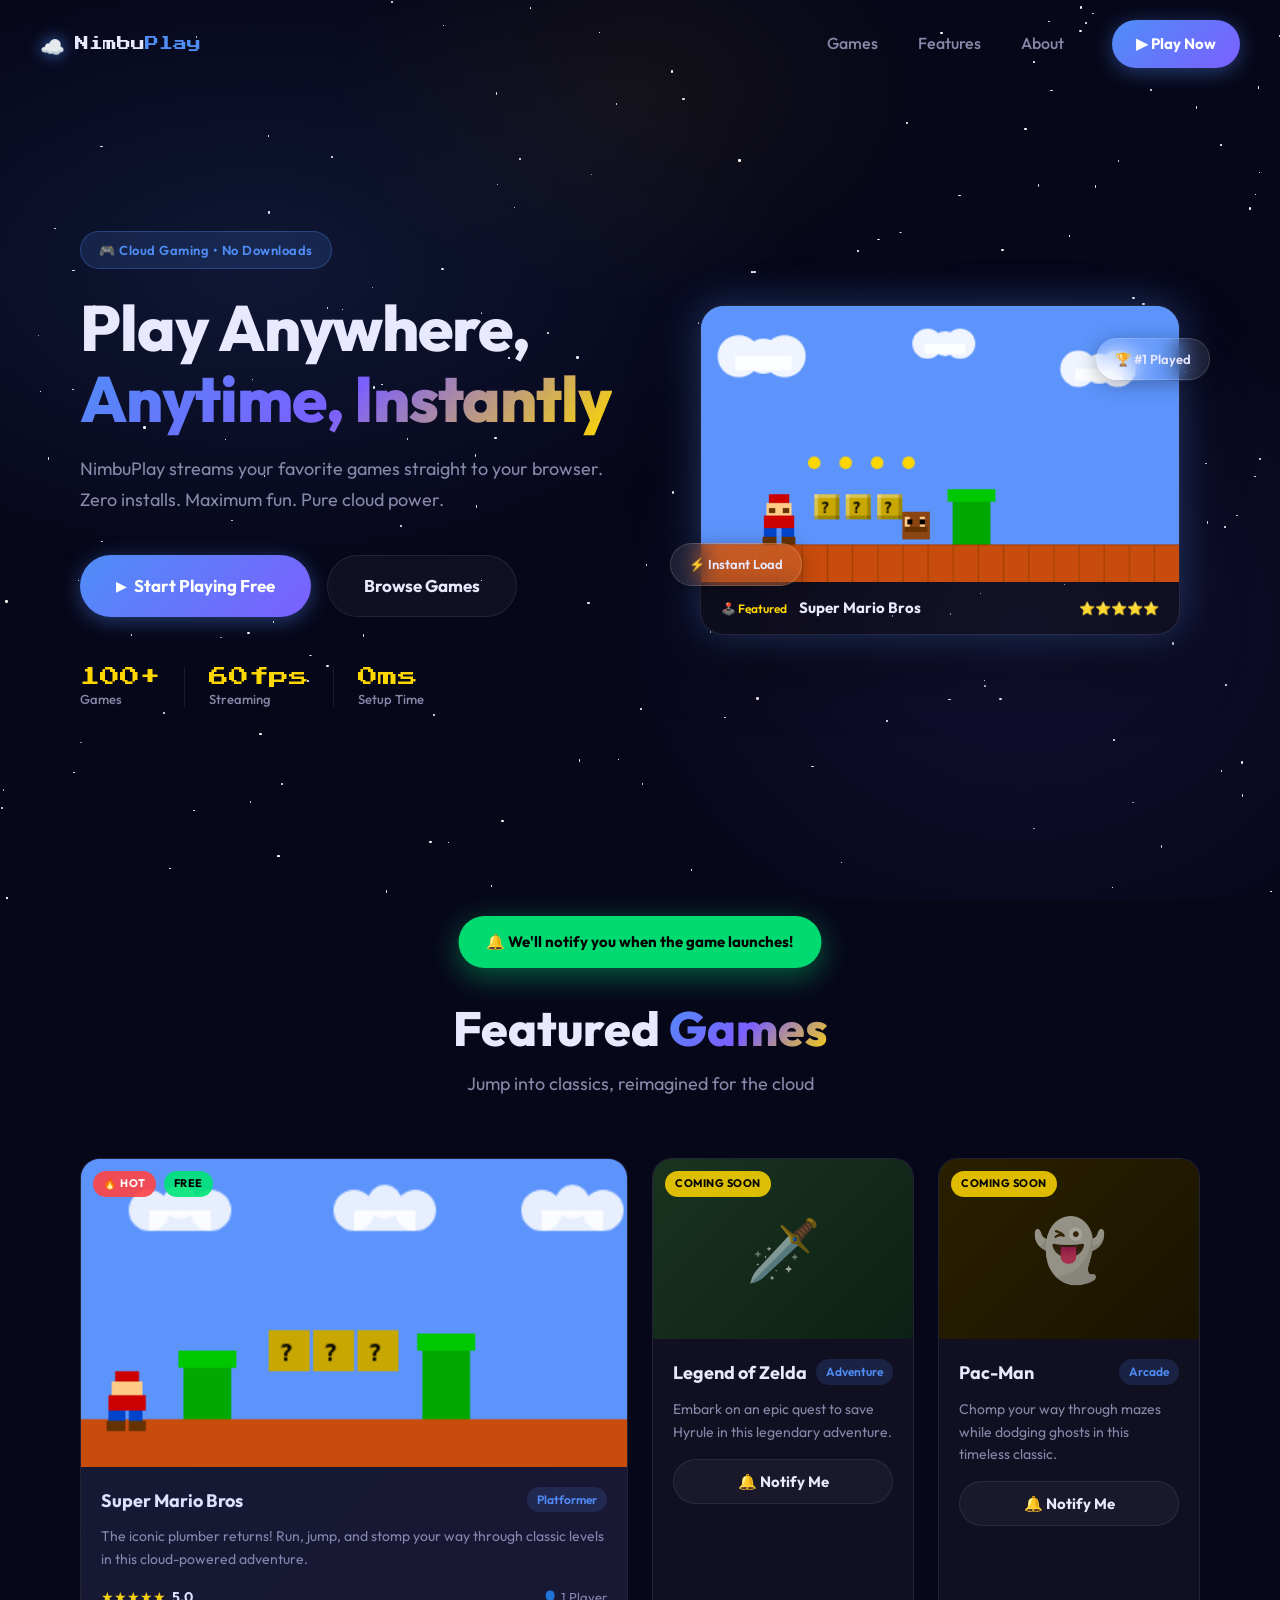
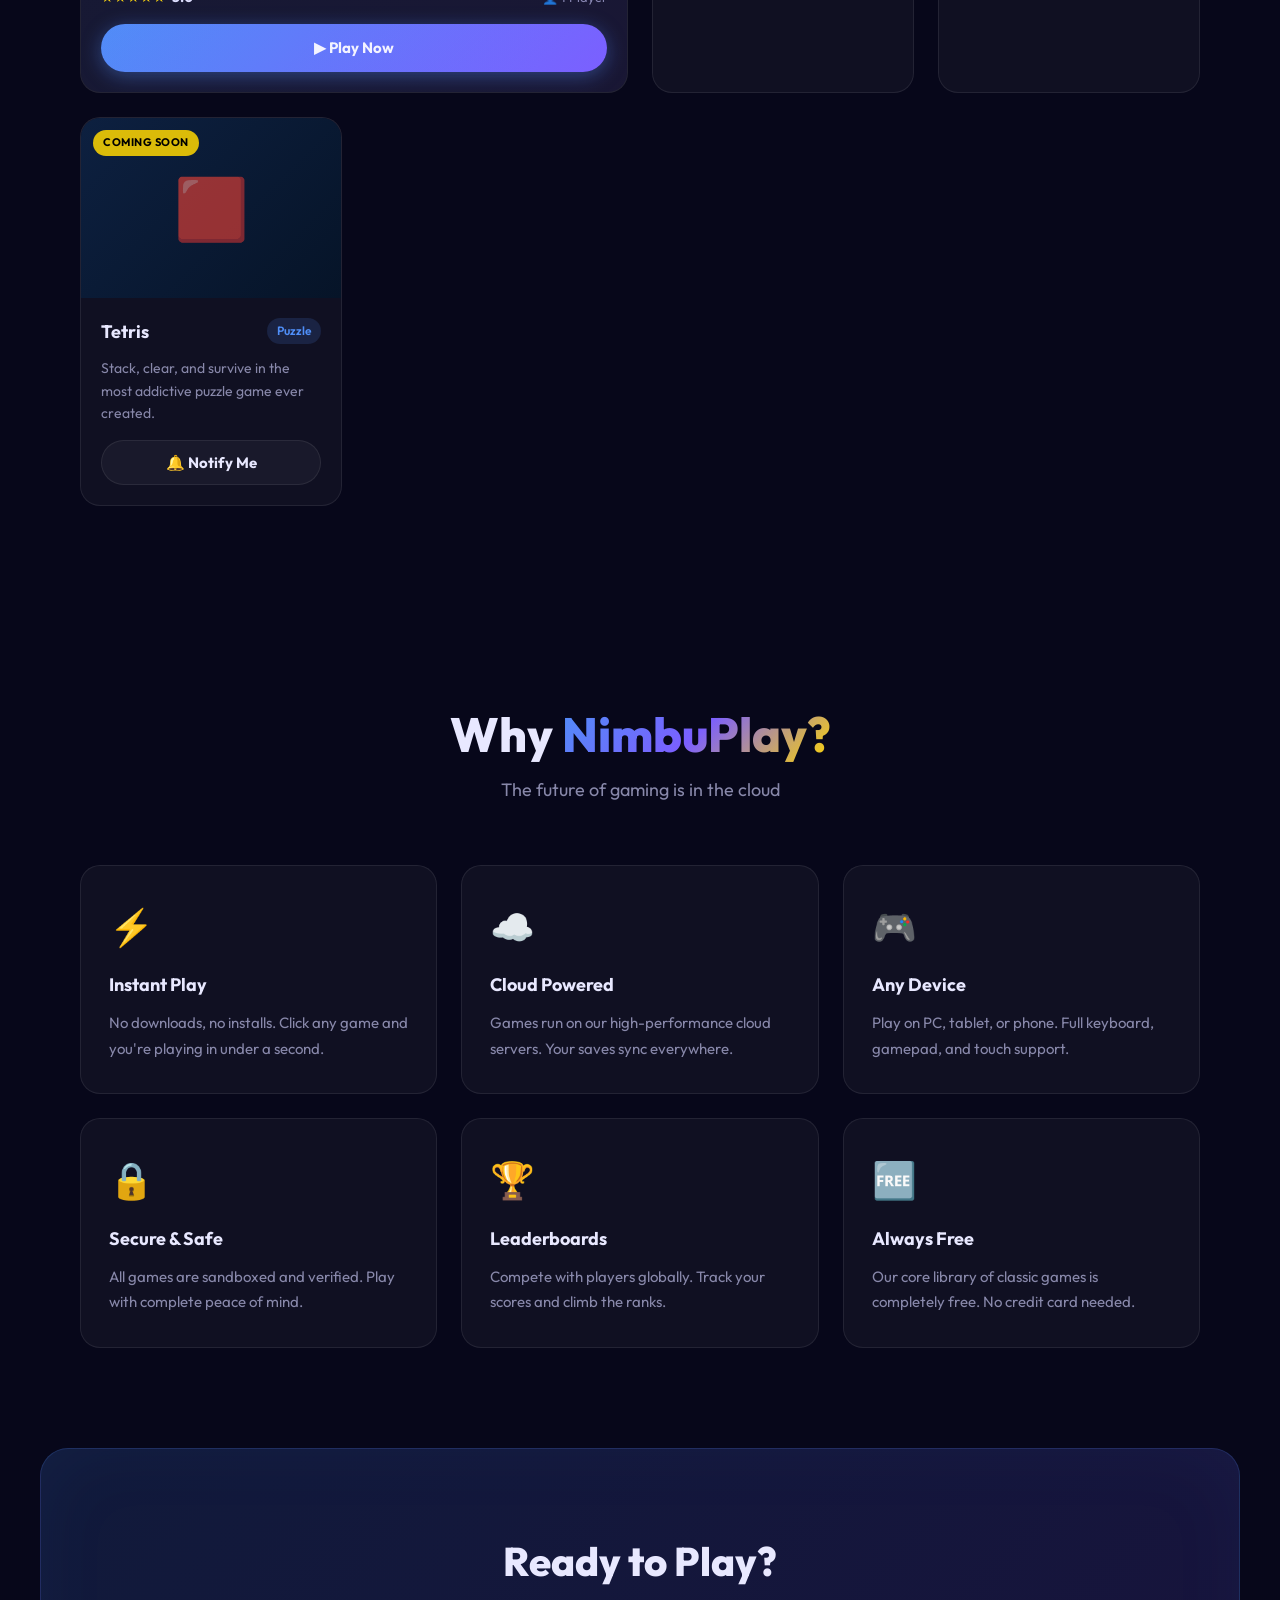
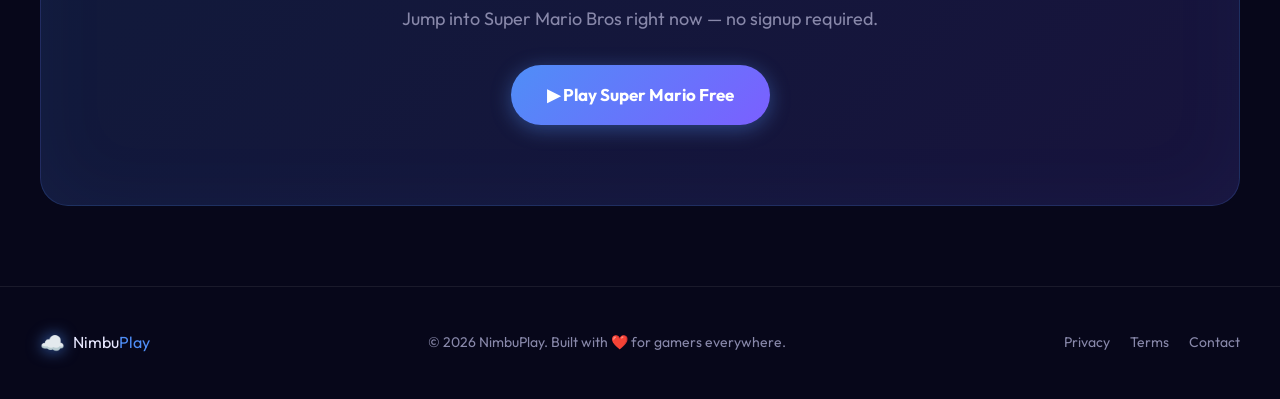
<file: index.html>
<!DOCTYPE html>
<html lang="en">
<head>
  <meta charset="UTF-8" />
  <meta name="viewport" content="width=device-width, initial-scale=1.0" />
  <title>NimbuPlay – Cloud Gaming Platform</title>
  <meta name="description" content="NimbuPlay – Play AAA cloud games instantly in your browser. No downloads, no installs. Just click and play." />
  <link rel="preconnect" href="https://fonts.googleapis.com" />
  <link rel="preconnect" href="https://fonts.gstatic.com" crossorigin />
  <link href="https://fonts.googleapis.com/css2?family=Press+Start+2P&family=Outfit:wght@300;400;500;600;700;800&display=swap" rel="stylesheet" />
  <link rel="stylesheet" href="style.css" />
</head>
<body>
  <!-- Animated Background -->
  <div class="bg-stars" id="bgStars"></div>
  <div class="bg-nebula"></div>

  <!-- Header -->
  <header class="header" id="header">
    <div class="header-inner">
      <a href="index.html" class="logo" id="logoLink">
        <span class="logo-icon">☁️</span>
        <span class="logo-text">Nimbu<span class="logo-accent">Play</span></span>
      </a>
      <nav class="nav" id="mainNav">
        <a href="#games" class="nav-link" id="navGames">Games</a>
        <a href="#features" class="nav-link" id="navFeatures">Features</a>
        <a href="#about" class="nav-link" id="navAbout">About</a>
      </nav>
      <a href="game.html" class="btn btn-primary" id="headerPlayBtn">▶ Play Now</a>
    </div>
  </header>

  <!-- Hero Section -->
  <section class="hero" id="heroSection">
    <div class="hero-content">
      <div class="hero-badge" id="heroBadge">🎮 Cloud Gaming • No Downloads</div>
      <h1 class="hero-title" id="heroTitle">
        Play Anywhere,<br />
        <span class="gradient-text">Anytime, Instantly</span>
      </h1>
      <p class="hero-subtitle" id="heroSubtitle">
        NimbuPlay streams your favorite games straight to your browser.<br />
        Zero installs. Maximum fun. Pure cloud power.
      </p>
      <div class="hero-cta" id="heroCta">
        <a href="game.html" class="btn btn-primary btn-large pulse-btn" id="heroPlayBtn">
          <span class="btn-icon">▶</span> Start Playing Free
        </a>
        <a href="#games" class="btn btn-ghost btn-large" id="heroBrowseBtn">Browse Games</a>
      </div>
      <div class="hero-stats" id="heroStats">
        <div class="stat-item"><span class="stat-num">100+</span><span class="stat-label">Games</span></div>
        <div class="stat-divider"></div>
        <div class="stat-item"><span class="stat-num">60fps</span><span class="stat-label">Streaming</span></div>
        <div class="stat-divider"></div>
        <div class="stat-item"><span class="stat-num">0ms</span><span class="stat-label">Setup Time</span></div>
      </div>
    </div>
    <div class="hero-visual" id="heroVisual">
      <div class="game-preview-card" id="heroCard">
        <div class="preview-screen">
          <canvas id="previewCanvas" width="380" height="220"></canvas>
          <div class="preview-play-overlay" id="previewPlayOverlay">
            <a href="game.html" class="preview-play-btn" id="previewPlayBtn">▶</a>
          </div>
        </div>
        <div class="preview-info">
          <span class="preview-badge">🕹️ Featured</span>
          <span class="preview-title">Super Mario Bros</span>
          <span class="preview-rating">⭐⭐⭐⭐⭐</span>
        </div>
      </div>
      <div class="floating-badge fb1" id="fb1">🏆 #1 Played</div>
      <div class="floating-badge fb2" id="fb2">⚡ Instant Load</div>
    </div>
  </section>

  <!-- Games Section -->
  <section class="games-section" id="games">
    <div class="section-header">
      <h2 class="section-title">Featured <span class="gradient-text">Games</span></h2>
      <p class="section-sub">Jump into classics, reimagined for the cloud</p>
    </div>
    <div class="games-grid" id="gamesGrid">
      <!-- Featured: Super Mario -->
      <div class="game-card game-card--featured" id="cardMario">
        <div class="card-glow"></div>
        <div class="card-image mario-bg">
          <div class="card-badges">
            <span class="badge badge-hot">🔥 HOT</span>
            <span class="badge badge-free">FREE</span>
          </div>
          <canvas class="card-preview-canvas" id="marioCardCanvas" width="320" height="180"></canvas>
        </div>
        <div class="card-body">
          <div class="card-header-row">
            <h3 class="card-title">Super Mario Bros</h3>
            <span class="card-genre">Platformer</span>
          </div>
          <p class="card-desc">The iconic plumber returns! Run, jump, and stomp your way through classic levels in this cloud-powered adventure.</p>
          <div class="card-meta">
            <div class="card-rating">
              <span class="stars">★★★★★</span>
              <span class="rating-num">5.0</span>
            </div>
            <span class="card-players">👤 1 Player</span>
          </div>
          <a href="game.html" class="btn btn-primary card-play-btn" id="marioPlayBtn">▶ Play Now</a>
        </div>
      </div>

      <!-- Coming Soon Cards -->
      <div class="game-card game-card--soon" id="cardZelda">
        <div class="card-image zelda-bg">
          <div class="card-badges"><span class="badge badge-soon">COMING SOON</span></div>
          <div class="card-placeholder-icon">🗡️</div>
        </div>
        <div class="card-body">
          <div class="card-header-row">
            <h3 class="card-title">Legend of Zelda</h3>
            <span class="card-genre">Adventure</span>
          </div>
          <p class="card-desc">Embark on an epic quest to save Hyrule in this legendary adventure.</p>
          <button class="btn btn-ghost card-play-btn" id="zeldaNotifyBtn" onclick="showNotify(this)">🔔 Notify Me</button>
        </div>
      </div>

      <div class="game-card game-card--soon" id="cardPacman">
        <div class="card-image pacman-bg">
          <div class="card-badges"><span class="badge badge-soon">COMING SOON</span></div>
          <div class="card-placeholder-icon">👻</div>
        </div>
        <div class="card-body">
          <div class="card-header-row">
            <h3 class="card-title">Pac-Man</h3>
            <span class="card-genre">Arcade</span>
          </div>
          <p class="card-desc">Chomp your way through mazes while dodging ghosts in this timeless classic.</p>
          <button class="btn btn-ghost card-play-btn" id="pacmanNotifyBtn" onclick="showNotify(this)">🔔 Notify Me</button>
        </div>
      </div>

      <div class="game-card game-card--soon" id="cardTetris">
        <div class="card-image tetris-bg">
          <div class="card-badges"><span class="badge badge-soon">COMING SOON</span></div>
          <div class="card-placeholder-icon">🟥</div>
        </div>
        <div class="card-body">
          <div class="card-header-row">
            <h3 class="card-title">Tetris</h3>
            <span class="card-genre">Puzzle</span>
          </div>
          <p class="card-desc">Stack, clear, and survive in the most addictive puzzle game ever created.</p>
          <button class="btn btn-ghost card-play-btn" id="tetrisNotifyBtn" onclick="showNotify(this)">🔔 Notify Me</button>
        </div>
      </div>
    </div>
  </section>

  <!-- Features Section -->
  <section class="features-section" id="features">
    <div class="section-header">
      <h2 class="section-title">Why <span class="gradient-text">NimbuPlay?</span></h2>
      <p class="section-sub">The future of gaming is in the cloud</p>
    </div>
    <div class="features-grid" id="featuresGrid">
      <div class="feature-card" id="feat1">
        <div class="feature-icon">⚡</div>
        <h3 class="feature-title">Instant Play</h3>
        <p class="feature-desc">No downloads, no installs. Click any game and you're playing in under a second.</p>
      </div>
      <div class="feature-card" id="feat2">
        <div class="feature-icon">☁️</div>
        <h3 class="feature-title">Cloud Powered</h3>
        <p class="feature-desc">Games run on our high-performance cloud servers. Your saves sync everywhere.</p>
      </div>
      <div class="feature-card" id="feat3">
        <div class="feature-icon">🎮</div>
        <h3 class="feature-title">Any Device</h3>
        <p class="feature-desc">Play on PC, tablet, or phone. Full keyboard, gamepad, and touch support.</p>
      </div>
      <div class="feature-card" id="feat4">
        <div class="feature-icon">🔒</div>
        <h3 class="feature-title">Secure & Safe</h3>
        <p class="feature-desc">All games are sandboxed and verified. Play with complete peace of mind.</p>
      </div>
      <div class="feature-card" id="feat5">
        <div class="feature-icon">🏆</div>
        <h3 class="feature-title">Leaderboards</h3>
        <p class="feature-desc">Compete with players globally. Track your scores and climb the ranks.</p>
      </div>
      <div class="feature-card" id="feat6">
        <div class="feature-icon">🆓</div>
        <h3 class="feature-title">Always Free</h3>
        <p class="feature-desc">Our core library of classic games is completely free. No credit card needed.</p>
      </div>
    </div>
  </section>

  <!-- CTA Banner -->
  <section class="cta-banner" id="ctaBanner">
    <div class="cta-content">
      <h2 class="cta-title">Ready to Play?</h2>
      <p class="cta-sub">Jump into Super Mario Bros right now — no signup required.</p>
      <a href="game.html" class="btn btn-primary btn-large pulse-btn" id="ctaPlayBtn">▶ Play Super Mario Free</a>
    </div>
  </section>

  <!-- Footer -->
  <footer class="footer" id="siteFooter">
    <div class="footer-inner">
      <div class="footer-logo">
        <span class="logo-icon">☁️</span>
        <span class="logo-text">Nimbu<span class="logo-accent">Play</span></span>
      </div>
      <p class="footer-copy">© 2026 NimbuPlay. Built with ❤️ for gamers everywhere.</p>
      <div class="footer-links">
        <a href="#" id="footerPrivacy">Privacy</a>
        <a href="#" id="footerTerms">Terms</a>
        <a href="#" id="footerContact">Contact</a>
      </div>
    </div>
  </footer>

  <!-- Notification Toast -->
  <div class="toast" id="notifyToast">🔔 We'll notify you when the game launches!</div>

  <script>
    // ─── Starfield ───────────────────────────────────────────────────────────
    const starsEl = document.getElementById('bgStars');
    for (let i = 0; i < 180; i++) {
      const s = document.createElement('div');
      s.className = 'star';
      s.style.cssText = `
        left:${Math.random()*100}%;
        top:${Math.random()*100}%;
        width:${Math.random()*2.5+0.5}px;
        height:${Math.random()*2.5+0.5}px;
        animation-delay:${Math.random()*4}s;
        animation-duration:${Math.random()*3+2}s;
      `;
      starsEl.appendChild(s);
    }

    // ─── Header scroll effect ────────────────────────────────────────────────
    window.addEventListener('scroll', () => {
      document.getElementById('header').classList.toggle('scrolled', window.scrollY > 40);
    });

    // ─── Notify button ───────────────────────────────────────────────────────
    function showNotify(btn) {
      btn.textContent = '✅ You\'re on the list!';
      btn.disabled = true;
      const toast = document.getElementById('notifyToast');
      toast.classList.add('show');
      setTimeout(() => toast.classList.remove('show'), 3000);
    }

    // ─── Preview Canvas (Hero) ───────────────────────────────────────────────
    (function drawHeroPreview() {
      const c = document.getElementById('previewCanvas');
      const ctx = c.getContext('2d');
      const W = c.width, H = c.height;
      // Sky
      ctx.fillStyle = '#5C94FC';
      ctx.fillRect(0, 0, W, H);
      // Clouds
      function cloud(x, y, s) {
        ctx.fillStyle = 'rgba(255,255,255,0.9)';
        ctx.beginPath();
        ctx.arc(x, y, s*1.2, 0, Math.PI*2);
        ctx.arc(x+s*1.4, y, s, 0, Math.PI*2);
        ctx.arc(x+s*2.6, y, s*1.2, 0, Math.PI*2);
        ctx.fill();
        ctx.fillRect(x-s*0.2, y, s*3+s*0.2, s*0.8);
      }
      cloud(30, 40, 14); cloud(180, 30, 10); cloud(300, 50, 12);
      // Hills
      ctx.fillStyle = '#00A800';
      ctx.beginPath(); ctx.arc(60, H-30, 55, 0, Math.PI); ctx.fill();
      ctx.beginPath(); ctx.arc(280, H-30, 40, 0, Math.PI); ctx.fill();
      // Ground
      ctx.fillStyle = '#C84C0C'; ctx.fillRect(0, H-30, W, 30);
      ctx.fillStyle = '#A84000';
      for (let x=0; x<W; x+=20) { ctx.fillRect(x, H-30, 1, 30); }
      ctx.fillRect(0, H-30, W, 1);
      // Blocks
      function block(x,y,col='#C8A800') {
        ctx.fillStyle=col; ctx.fillRect(x,y,20,20);
        ctx.fillStyle='rgba(255,255,255,0.3)'; ctx.fillRect(x,y,20,3); ctx.fillRect(x,y,3,20);
        ctx.fillStyle='rgba(0,0,0,0.2)'; ctx.fillRect(x,y+17,20,3); ctx.fillRect(x+17,y,3,20);
        ctx.fillStyle='#000'; ctx.font='bold 12px monospace'; ctx.fillText('?',x+5,y+15);
      }
      block(90, H-70); block(115, H-70); block(140, H-70);
      // Pipe
      ctx.fillStyle='#00A800'; ctx.fillRect(200, H-70, 30, 40);
      ctx.fillStyle='#00C800'; ctx.fillRect(196, H-74, 38, 10);
      // Mario (simple pixel art)
      function mario(px,py) {
        ctx.fillStyle='#CC0000'; ctx.fillRect(px+4,py,16,7); // hat
        ctx.fillStyle='#FFCC88'; ctx.fillRect(px+2,py+7,20,10); // face
        ctx.fillStyle='#663300'; ctx.fillRect(px+4,py+11,5,4); // mustache L
        ctx.fillRect(px+15,py+11,5,4); // mustache R
        ctx.fillStyle='#CC0000'; ctx.fillRect(px,py+17,24,10); // body
        ctx.fillStyle='#0044CC'; ctx.fillRect(px,py+27,10,10); // leg L
        ctx.fillRect(px+14,py+27,10,10); // leg R
        ctx.fillStyle='#663300'; ctx.fillRect(px-1,py+34,11,6); // shoe L
        ctx.fillRect(px+14,py+34,11,6); // shoe R
      }
      mario(50, H-70);
      // Goomba
      ctx.fillStyle='#8B4513'; ctx.fillRect(160,H-56,22,22);
      ctx.fillStyle='#FFCC88'; ctx.fillRect(162,H-52,4,8); ctx.fillRect(174,H-52,4,8); // feet
      ctx.fillStyle='#000'; ctx.fillRect(164,H-50,4,4); ctx.fillRect(174,H-50,4,4); // eyes
      ctx.fillStyle='#663300'; ctx.fillRect(162,H-44,18,4); // mouth
      // Coins
      for(let i=0;i<4;i++){
        ctx.fillStyle='#FFD700';
        ctx.beginPath(); ctx.arc(90+i*25,H-95,5,0,Math.PI*2); ctx.fill();
      }
    })();

    // ─── Card preview canvas ─────────────────────────────────────────────────
    (function drawCardPreview() {
      const c = document.getElementById('marioCardCanvas');
      if (!c) return;
      const ctx = c.getContext('2d');
      const W = c.width, H = c.height;
      ctx.fillStyle='#5C94FC'; ctx.fillRect(0,0,W,H);
      // Clouds
      ctx.fillStyle='rgba(255,255,255,0.85)';
      [40,160,270].forEach(x=>{
        ctx.beginPath();ctx.arc(x,30,12,0,Math.PI*2);ctx.arc(x+18,25,10,0,Math.PI*2);ctx.arc(x+36,30,12,0,Math.PI*2);ctx.fill();
        ctx.fillRect(x,30,36,12);
      });
      // Ground
      ctx.fillStyle='#C84C0C'; ctx.fillRect(0,H-28,W,28);
      // Pipes
      [[60,H-60],[200,H-70]].forEach(([x,y])=>{
        ctx.fillStyle='#00A800'; ctx.fillRect(x,y,28,H-y-28);
        ctx.fillStyle='#00C800'; ctx.fillRect(x-3,y-8,34,10);
      });
      // Blocks
      [110,136,162].forEach(x=>{
        ctx.fillStyle='#C8A800'; ctx.fillRect(x,H-80,24,24);
        ctx.fillStyle='#000'; ctx.font='bold 14px monospace'; ctx.fillText('?',x+6,H-62);
      });
      // Mario (tiny)
      ctx.fillStyle='#CC0000'; ctx.fillRect(20,H-56,14,6);
      ctx.fillStyle='#FFCC88'; ctx.fillRect(18,H-50,18,8);
      ctx.fillStyle='#CC0000'; ctx.fillRect(16,H-42,22,9);
      ctx.fillStyle='#0044CC'; ctx.fillRect(16,H-33,10,9); ctx.fillRect(28,H-33,8,9);
      ctx.fillStyle='#663300'; ctx.fillRect(15,H-27,11,6); ctx.fillRect(28,H-27,10,6);
    })();

    // ─── Intersection Observer for animations ────────────────────────────────
    const observer = new IntersectionObserver(entries => {
      entries.forEach(e => { if (e.isIntersecting) e.target.classList.add('visible'); });
    }, { threshold: 0.1 });
    document.querySelectorAll('.feature-card, .game-card, .stat-item').forEach(el => observer.observe(el));
  </script>
</body>
</html>
</file>
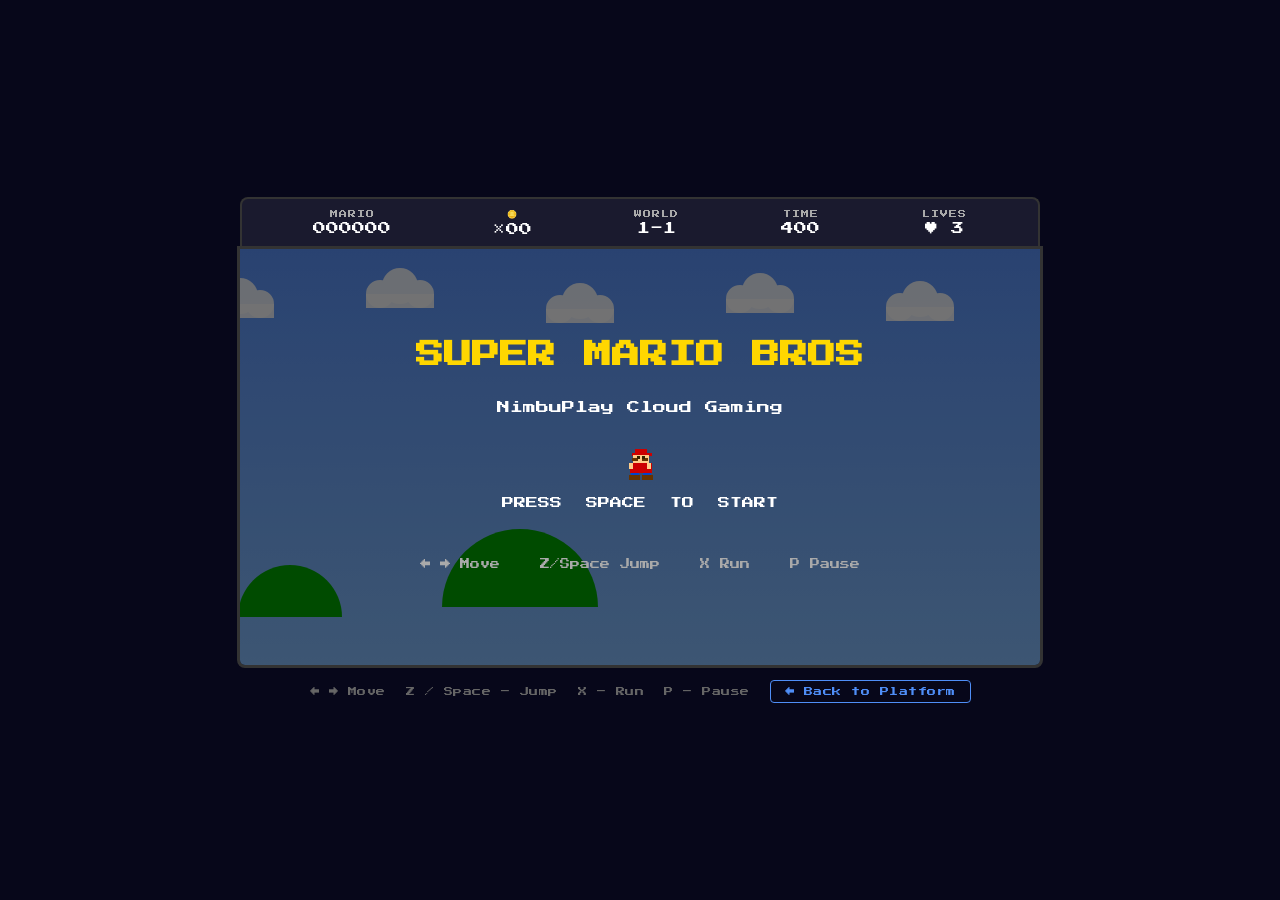
<file: game.html>
<!DOCTYPE html>
<html lang="en">
<head>
<meta charset="UTF-8"/>
<meta name="viewport" content="width=device-width,initial-scale=1"/>
<title>Super Mario Bros – NimbuPlay</title>
<meta name="description" content="Play Super Mario Bros instantly in your browser on NimbuPlay cloud gaming."/>
<link rel="preconnect" href="https://fonts.googleapis.com"/>
<link href="https://fonts.googleapis.com/css2?family=Press+Start+2P&display=swap" rel="stylesheet"/>
<link rel="stylesheet" href="game.css"/>
</head>
<body>
<div id="wrapper">
  <div id="hud">
    <div class="hud-block"><div class="hud-label">MARIO</div><div class="hud-val" id="hScore">000000</div></div>
    <div class="hud-block"><div class="hud-label">🪙</div><div class="hud-val" id="hCoins">×00</div></div>
    <div class="hud-block"><div class="hud-label">WORLD</div><div class="hud-val" id="hWorld">1-1</div></div>
    <div class="hud-block"><div class="hud-label">TIME</div><div class="hud-val" id="hTime">400</div></div>
    <div class="hud-block"><div class="hud-label">LIVES</div><div class="hud-val" id="hLives">♥ 3</div></div>
  </div>
  <div id="canvasWrap">
    <canvas id="gc" width="800" height="416"></canvas>
    <div id="overlay" class="hidden">
      <div id="overlayBox">
        <div id="overlayTitle"></div>
        <div id="overlayMsg"></div>
        <button id="overlayBtn" onclick="overlayAction()"></button>
      </div>
    </div>
  </div>
  <div id="controls">
    <span>← → Move</span><span>Z / Space – Jump</span><span>X – Run</span><span>P – Pause</span>
    <a href="index.html" id="backBtn">← Back to Platform</a>
  </div>
</div>
<script src="game.js"></script>
</body>
</html>
</file>
<file: style.css>
/* =========================================================
   NimbuPlay — Platform Landing Page Styles
   ========================================================= */

/* ── Reset & Base ─────────────────────────────────────── */
*, *::before, *::after { box-sizing: border-box; margin: 0; padding: 0; }

:root {
  --bg:        #07071a;
  --bg2:       #0d0d2b;
  --surface:   rgba(255,255,255,0.04);
  --border:    rgba(255,255,255,0.08);
  --blue:      #4f8ef7;
  --blue2:     #7b5fff;
  --gold:      #ffd700;
  --green:     #00e676;
  --red:       #ff4444;
  --text:      #e8e8ff;
  --text-dim:  #8888aa;
  --radius:    16px;
  --radius-sm: 8px;
  --glow-blue: 0 0 40px rgba(79,142,247,0.35);
  --glow-gold: 0 0 30px rgba(255,215,0,0.3);
  --trans:     0.3s cubic-bezier(0.4,0,0.2,1);
}

html { scroll-behavior: smooth; }

body {
  font-family: 'Outfit', sans-serif;
  background: var(--bg);
  color: var(--text);
  min-height: 100vh;
  overflow-x: hidden;
  line-height: 1.6;
}

/* ── Animated Background ──────────────────────────────── */
.bg-stars {
  position: fixed; inset: 0; pointer-events: none; z-index: 0;
}
.star {
  position: absolute;
  background: #fff;
  border-radius: 50%;
  animation: twinkle var(--dur, 3s) ease-in-out infinite alternate;
}
@keyframes twinkle {
  from { opacity: 0.1; transform: scale(0.8); }
  to   { opacity: 0.9; transform: scale(1.2); }
}

.bg-nebula {
  position: fixed; inset: 0; pointer-events: none; z-index: 0;
  background:
    radial-gradient(ellipse 60% 50% at 20% 30%, rgba(79,142,247,0.12) 0%, transparent 70%),
    radial-gradient(ellipse 50% 60% at 80% 70%, rgba(123,95,255,0.10) 0%, transparent 70%),
    radial-gradient(ellipse 40% 40% at 50% 10%, rgba(255,215,0,0.05) 0%, transparent 60%);
}

/* ── Header ───────────────────────────────────────────── */
.header {
  position: fixed; top: 0; left: 0; right: 0; z-index: 100;
  padding: 20px 40px;
  transition: background var(--trans), backdrop-filter var(--trans), box-shadow var(--trans);
}
.header.scrolled {
  background: rgba(7,7,26,0.85);
  backdrop-filter: blur(20px);
  box-shadow: 0 1px 0 var(--border);
}
.header-inner {
  max-width: 1200px; margin: 0 auto;
  display: flex; align-items: center; gap: 32px;
}

/* ── Logo ─────────────────────────────────────────────── */
.logo {
  display: flex; align-items: center; gap: 10px;
  text-decoration: none; color: var(--text);
  font-family: 'Press Start 2P', monospace; font-size: 14px;
  flex-shrink: 0;
}
.logo-icon { font-size: 20px; filter: drop-shadow(0 0 8px rgba(79,142,247,0.8)); }
.logo-accent { color: var(--blue); }

.nav { display: flex; gap: 8px; margin-left: auto; }
.nav-link {
  color: var(--text-dim); text-decoration: none; font-weight: 500;
  padding: 8px 16px; border-radius: var(--radius-sm);
  transition: color var(--trans), background var(--trans);
}
.nav-link:hover { color: var(--text); background: var(--surface); }

/* ── Buttons ──────────────────────────────────────────── */
.btn {
  display: inline-flex; align-items: center; gap: 8px;
  padding: 12px 24px; border-radius: 50px;
  font-family: 'Outfit', sans-serif; font-weight: 700; font-size: 15px;
  text-decoration: none; cursor: pointer; border: none;
  transition: all var(--trans); white-space: nowrap;
}
.btn-primary {
  background: linear-gradient(135deg, var(--blue), var(--blue2));
  color: #fff;
  box-shadow: 0 4px 20px rgba(79,142,247,0.4);
}
.btn-primary:hover {
  transform: translateY(-2px);
  box-shadow: 0 8px 30px rgba(79,142,247,0.6);
  filter: brightness(1.1);
}
.btn-ghost {
  background: var(--surface);
  color: var(--text);
  border: 1px solid var(--border);
}
.btn-ghost:hover {
  background: rgba(255,255,255,0.08);
  border-color: rgba(255,255,255,0.2);
  transform: translateY(-2px);
}
.btn-large { padding: 16px 36px; font-size: 17px; }
.btn-icon { font-size: 13px; }

.pulse-btn {
  animation: pulse-glow 2.5s ease-in-out infinite;
}
@keyframes pulse-glow {
  0%, 100% { box-shadow: 0 4px 20px rgba(79,142,247,0.4); }
  50%       { box-shadow: 0 4px 40px rgba(79,142,247,0.8), 0 0 60px rgba(123,95,255,0.4); }
}

/* ── Hero ─────────────────────────────────────────────── */
.hero {
  position: relative; z-index: 1;
  min-height: 100vh;
  display: flex; align-items: center;
  padding: 120px 40px 80px;
  max-width: 1200px; margin: 0 auto;
  gap: 60px;
}

.hero-content { flex: 1; max-width: 560px; }

.hero-badge {
  display: inline-block;
  padding: 8px 18px;
  background: rgba(79,142,247,0.15);
  border: 1px solid rgba(79,142,247,0.3);
  border-radius: 50px;
  font-size: 13px; font-weight: 600; color: var(--blue);
  margin-bottom: 24px;
  letter-spacing: 0.5px;
}

.hero-title {
  font-family: 'Outfit', sans-serif;
  font-size: clamp(38px, 5vw, 64px);
  font-weight: 800;
  line-height: 1.1;
  margin-bottom: 20px;
  letter-spacing: -1px;
}

.gradient-text {
  background: linear-gradient(135deg, var(--blue) 0%, var(--blue2) 50%, var(--gold) 100%);
  -webkit-background-clip: text; -webkit-text-fill-color: transparent;
  background-clip: text;
}

.hero-subtitle {
  font-size: 18px; color: var(--text-dim);
  margin-bottom: 40px; line-height: 1.7;
}

.hero-cta { display: flex; gap: 16px; flex-wrap: wrap; margin-bottom: 48px; }

.hero-stats {
  display: flex; align-items: center; gap: 24px;
}
.stat-item {
  display: flex; flex-direction: column;
  opacity: 0; transform: translateY(20px);
  transition: all 0.5s ease;
}
.stat-item.visible { opacity: 1; transform: translateY(0); }
.stat-num {
  font-family: 'Press Start 2P', monospace;
  font-size: 20px; color: var(--gold);
  line-height: 1.2;
}
.stat-label { font-size: 13px; color: var(--text-dim); font-weight: 500; }
.stat-divider { width: 1px; height: 40px; background: var(--border); }

/* ── Hero Visual ──────────────────────────────────────── */
.hero-visual {
  flex: 1; max-width: 480px;
  position: relative;
  display: flex; justify-content: center; align-items: center;
}

.game-preview-card {
  background: var(--surface);
  border: 1px solid var(--border);
  border-radius: 24px;
  overflow: hidden;
  box-shadow: var(--glow-blue), 0 30px 60px rgba(0,0,0,0.5);
  transition: transform var(--trans);
  width: 100%;
}
.game-preview-card:hover { transform: translateY(-8px); }

.preview-screen {
  position: relative; overflow: hidden;
  background: #5c94fc;
}
.preview-screen canvas { display: block; width: 100%; height: auto; }

.preview-play-overlay {
  position: absolute; inset: 0;
  display: flex; align-items: center; justify-content: center;
  background: rgba(0,0,0,0.3);
  opacity: 0; transition: opacity var(--trans);
}
.preview-screen:hover .preview-play-overlay { opacity: 1; }

.preview-play-btn {
  width: 70px; height: 70px;
  background: rgba(255,255,255,0.95);
  border-radius: 50%; display: flex; align-items: center; justify-content: center;
  font-size: 26px; text-decoration: none; color: var(--blue);
  box-shadow: 0 0 30px rgba(255,255,255,0.5);
  transition: transform var(--trans), box-shadow var(--trans);
}
.preview-play-btn:hover { transform: scale(1.1); }

.preview-info {
  display: flex; align-items: center; gap: 12px;
  padding: 14px 20px;
  background: rgba(0,0,0,0.3);
}
.preview-badge { font-size: 12px; color: var(--gold); font-weight: 600; }
.preview-title { font-size: 15px; font-weight: 700; flex: 1; }
.preview-rating { font-size: 13px; }

.floating-badge {
  position: absolute;
  padding: 10px 18px;
  background: rgba(255,255,255,0.08);
  backdrop-filter: blur(12px);
  border: 1px solid rgba(255,255,255,0.15);
  border-radius: 50px;
  font-size: 13px; font-weight: 600; color: var(--text);
  white-space: nowrap;
  box-shadow: 0 4px 20px rgba(0,0,0,0.3);
}
.fb1 { top: 10%; right: -30px; animation: float 4s ease-in-out infinite; }
.fb2 { bottom: 15%; left: -30px; animation: float 4s ease-in-out infinite 1.5s; }

@keyframes float {
  0%, 100% { transform: translateY(0); }
  50%       { transform: translateY(-10px); }
}

/* ── Section Shared ───────────────────────────────────── */
.games-section, .features-section {
  position: relative; z-index: 1;
  padding: 100px 40px;
  max-width: 1200px; margin: 0 auto;
}

.section-header {
  text-align: center; margin-bottom: 60px;
}
.section-title {
  font-size: clamp(32px, 4vw, 48px); font-weight: 800;
  line-height: 1.2; margin-bottom: 12px;
}
.section-sub { font-size: 18px; color: var(--text-dim); }

/* ── Games Grid ───────────────────────────────────────── */
.games-grid {
  display: grid;
  grid-template-columns: 1fr 1fr 1fr 1fr;
  grid-template-rows: auto auto;
  gap: 24px;
}

.game-card {
  background: var(--surface);
  border: 1px solid var(--border);
  border-radius: 20px;
  overflow: hidden;
  transition: transform var(--trans), box-shadow var(--trans), border-color var(--trans);
  opacity: 0; transform: translateY(30px);
  position: relative;
}
.game-card.visible { opacity: 1; transform: translateY(0); }
.game-card:hover {
  transform: translateY(-6px);
  border-color: rgba(79,142,247,0.4);
  box-shadow: var(--glow-blue);
}
.game-card--featured {
  grid-column: 1 / 3; grid-row: 1 / 2;
}
.game-card--soon { opacity: 0.8; }
.game-card--soon:hover { opacity: 1; }

.card-glow {
  position: absolute; inset: 0;
  background: linear-gradient(135deg, rgba(79,142,247,0.08), rgba(123,95,255,0.08));
  pointer-events: none;
}

.card-image {
  position: relative; overflow: hidden; min-height: 180px;
  display: flex; align-items: center; justify-content: center;
  background: linear-gradient(135deg, #1a1a3e, #0d1b4b);
}
.mario-bg { background: linear-gradient(135deg, #2563c8, #1a3d8f); }
.zelda-bg { background: linear-gradient(135deg, #1a3320, #0d2015); }
.pacman-bg { background: linear-gradient(135deg, #2a2000, #1a1400); }
.tetris-bg { background: linear-gradient(135deg, #0d2040, #061428); }

.card-badges {
  position: absolute; top: 12px; left: 12px;
  display: flex; gap: 8px; z-index: 2;
}
.badge {
  padding: 4px 10px; border-radius: 50px;
  font-size: 11px; font-weight: 700; letter-spacing: 0.5px;
}
.badge-hot { background: rgba(255,68,68,0.9); color: #fff; }
.badge-free { background: rgba(0,230,118,0.9); color: #000; }
.badge-soon { background: rgba(255,215,0,0.85); color: #000; }

.card-placeholder-icon { font-size: 60px; opacity: 0.6; }
.card-preview-canvas { display: block; width: 100%; height: auto; }

.card-body { padding: 20px; }
.card-header-row { display: flex; align-items: flex-start; justify-content: space-between; margin-bottom: 10px; gap: 8px; }
.card-title { font-size: 18px; font-weight: 700; }
.card-genre {
  font-size: 12px; font-weight: 600; color: var(--blue);
  background: rgba(79,142,247,0.15); border-radius: 50px;
  padding: 3px 10px; white-space: nowrap; flex-shrink: 0;
}
.card-desc { font-size: 14px; color: var(--text-dim); line-height: 1.6; margin-bottom: 16px; }
.card-meta { display: flex; align-items: center; justify-content: space-between; margin-bottom: 16px; }
.card-rating { display: flex; align-items: center; gap: 6px; }
.stars { color: var(--gold); font-size: 14px; }
.rating-num { font-weight: 700; font-size: 14px; }
.card-players { font-size: 13px; color: var(--text-dim); }
.card-play-btn { width: 100%; justify-content: center; }

/* ── Features Grid ────────────────────────────────────── */
.features-grid {
  display: grid; grid-template-columns: repeat(3, 1fr); gap: 24px;
}
.feature-card {
  background: var(--surface);
  border: 1px solid var(--border);
  border-radius: 20px;
  padding: 32px 28px;
  transition: transform var(--trans), border-color var(--trans), box-shadow var(--trans);
  opacity: 0; transform: translateY(20px);
}
.feature-card.visible { opacity: 1; transform: translateY(0); }
.feature-card:hover {
  transform: translateY(-4px);
  border-color: rgba(79,142,247,0.3);
  box-shadow: 0 8px 30px rgba(79,142,247,0.15);
}
.feature-icon {
  font-size: 36px; margin-bottom: 16px;
  display: block;
}
.feature-title { font-size: 18px; font-weight: 700; margin-bottom: 10px; }
.feature-desc { font-size: 15px; color: var(--text-dim); line-height: 1.7; }

/* ── CTA Banner ───────────────────────────────────────── */
.cta-banner {
  position: relative; z-index: 1;
  text-align: center;
  padding: 80px 40px;
  margin: 0 40px 80px;
  border-radius: 28px;
  background: linear-gradient(135deg, rgba(79,142,247,0.15) 0%, rgba(123,95,255,0.15) 100%);
  border: 1px solid rgba(79,142,247,0.2);
  box-shadow: inset 0 0 80px rgba(79,142,247,0.05);
}
.cta-title { font-size: 40px; font-weight: 800; margin-bottom: 12px; }
.cta-sub { font-size: 18px; color: var(--text-dim); margin-bottom: 32px; }

/* ── Footer ───────────────────────────────────────────── */
.footer {
  position: relative; z-index: 1;
  border-top: 1px solid var(--border);
  padding: 40px;
}
.footer-inner {
  max-width: 1200px; margin: 0 auto;
  display: flex; align-items: center; gap: 32px; flex-wrap: wrap;
}
.footer-logo { display: flex; align-items: center; gap: 8px; }
.footer-copy { flex: 1; text-align: center; font-size: 14px; color: var(--text-dim); }
.footer-links { display: flex; gap: 20px; }
.footer-links a { color: var(--text-dim); text-decoration: none; font-size: 14px; transition: color var(--trans); }
.footer-links a:hover { color: var(--text); }

/* ── Toast ────────────────────────────────────────────── */
.toast {
  position: fixed; bottom: 32px; left: 50%; transform: translateX(-50%) translateY(100px);
  background: rgba(0,230,118,0.95); color: #000;
  padding: 14px 28px; border-radius: 50px;
  font-weight: 700; font-size: 15px;
  box-shadow: 0 8px 30px rgba(0,230,118,0.4);
  transition: transform 0.4s cubic-bezier(0.34,1.56,0.64,1);
  z-index: 999; white-space: nowrap;
}
.toast.show { transform: translateX(-50%) translateY(0); }

/* ── Responsive ───────────────────────────────────────── */
@media (max-width: 900px) {
  .hero { flex-direction: column; padding: 100px 24px 60px; text-align: center; }
  .hero-cta { justify-content: center; }
  .hero-stats { justify-content: center; }
  .hero-visual { max-width: 100%; }
  .fb1, .fb2 { display: none; }
  .games-grid { grid-template-columns: 1fr 1fr; }
  .game-card--featured { grid-column: 1 / 3; }
  .features-grid { grid-template-columns: repeat(2, 1fr); }
  .header { padding: 16px 24px; }
  .nav { display: none; }
}
@media (max-width: 600px) {
  .games-grid, .features-grid { grid-template-columns: 1fr; }
  .game-card--featured { grid-column: 1; }
  .cta-banner { margin: 0 16px 40px; }
  .hero-title { font-size: 32px; }
}
</file>
<file: game.css>
*{box-sizing:border-box;margin:0;padding:0}
body{background:#07071a;display:flex;justify-content:center;align-items:center;min-height:100vh;font-family:'Press Start 2P',monospace;}
#wrapper{display:flex;flex-direction:column;align-items:center;gap:0;width:800px;}
#hud{
  width:100%;background:#1a1a2e;border:2px solid #333;border-bottom:none;
  display:flex;justify-content:space-around;align-items:center;padding:10px 20px;
  border-radius:8px 8px 0 0;
}
.hud-block{text-align:center;}
.hud-label{font-size:8px;color:#aaa;margin-bottom:4px;letter-spacing:1px;}
.hud-val{font-size:13px;color:#fff;}
#canvasWrap{position:relative;border:3px solid #333;border-radius:0 0 8px 8px;overflow:hidden;line-height:0;}
#gc{display:block;image-rendering:pixelated;}
#controls{
  margin-top:12px;display:flex;gap:20px;flex-wrap:wrap;justify-content:center;
  font-size:9px;color:#666;letter-spacing:0.5px;align-items:center;
}
#backBtn{
  color:#4f8ef7;text-decoration:none;font-size:9px;padding:6px 14px;
  border:1px solid #4f8ef7;border-radius:4px;transition:all .2s;
}
#backBtn:hover{background:#4f8ef7;color:#000;}
#overlay{
  position:absolute;inset:0;background:rgba(0,0,0,.75);
  display:flex;align-items:center;justify-content:center;
  backdrop-filter:blur(4px);
}
#overlay.hidden{display:none;}
#overlayBox{
  background:#1a1a2e;border:3px solid #4f8ef7;border-radius:12px;
  padding:40px 50px;text-align:center;
  box-shadow:0 0 60px rgba(79,142,247,.4);
}
#overlayTitle{font-size:20px;color:#ffd700;margin-bottom:16px;line-height:1.5;}
#overlayMsg{font-size:10px;color:#aaa;margin-bottom:28px;line-height:1.8;}
#overlayBtn{
  font-family:'Press Start 2P',monospace;font-size:11px;
  background:linear-gradient(135deg,#4f8ef7,#7b5fff);color:#fff;
  border:none;border-radius:6px;padding:14px 30px;cursor:pointer;
  transition:all .2s;letter-spacing:1px;
}
#overlayBtn:hover{transform:translateY(-2px);box-shadow:0 8px 20px rgba(79,142,247,.5);}
</file>
